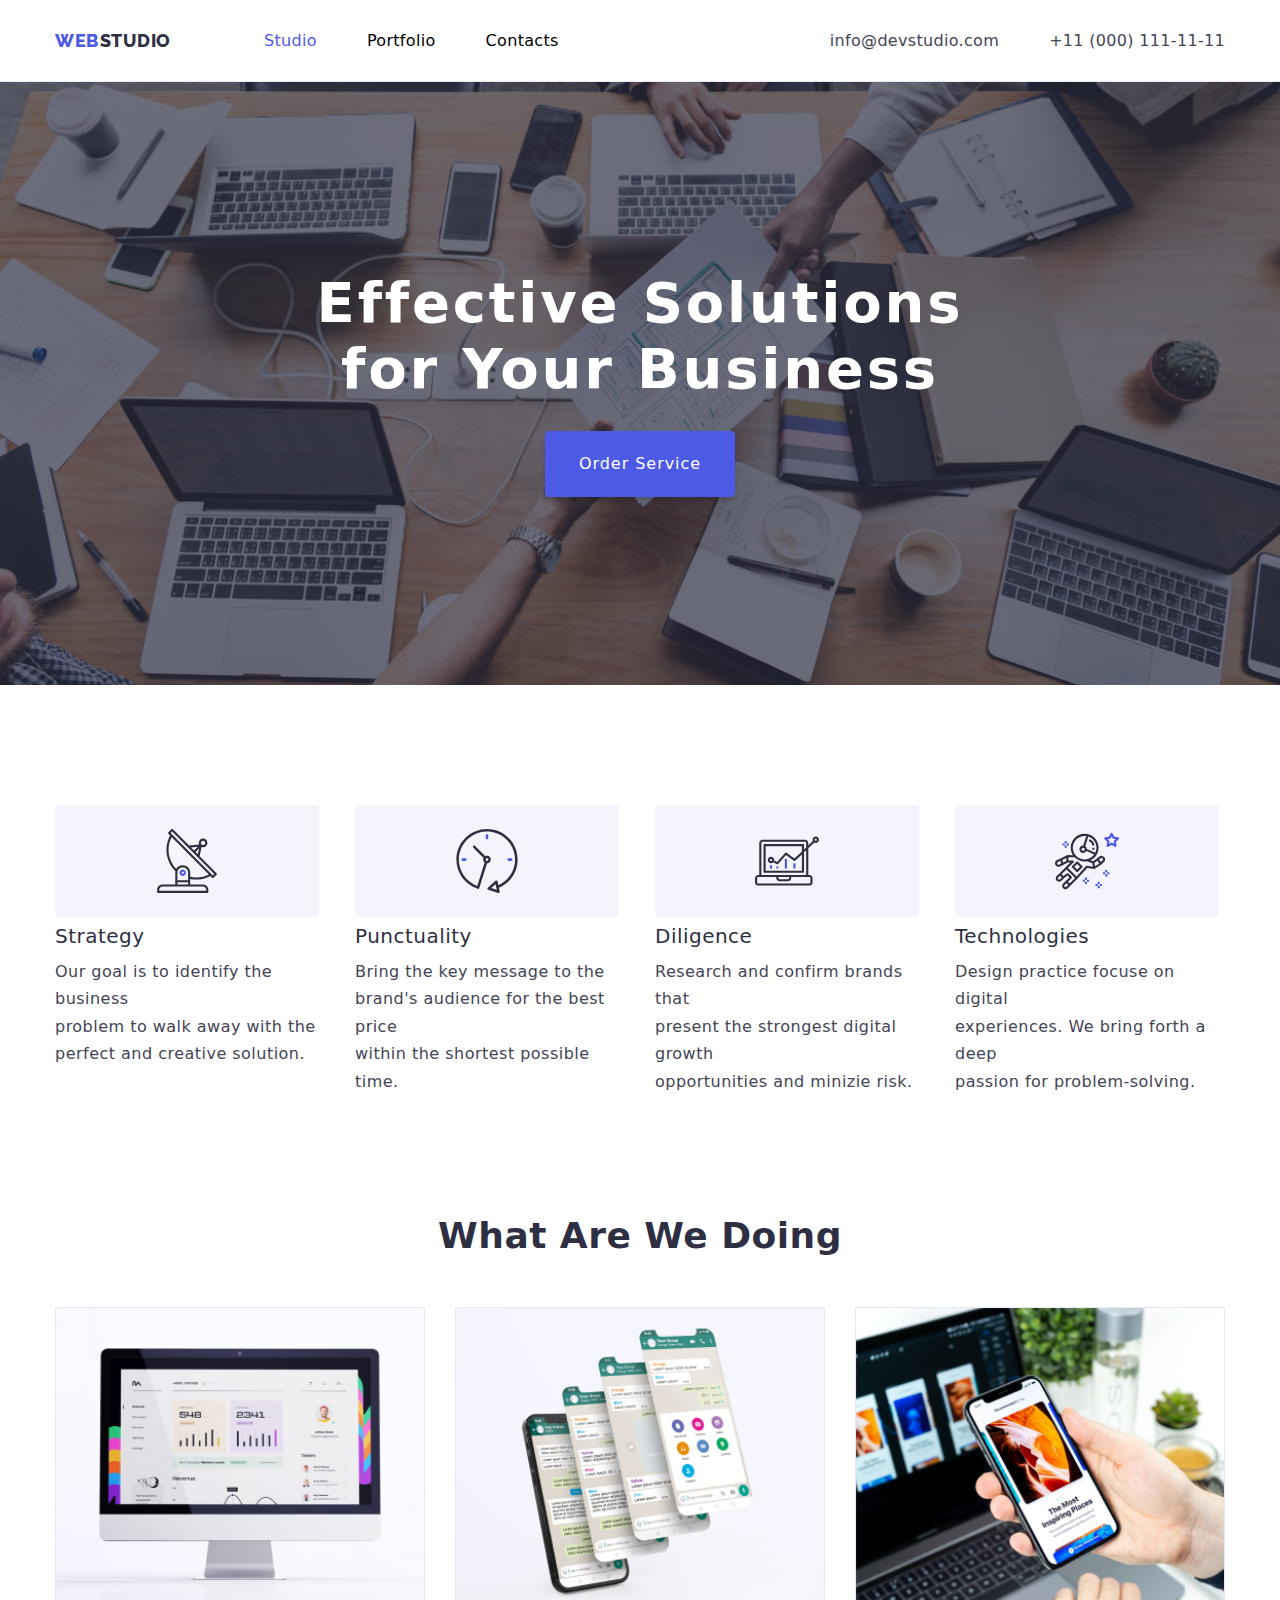
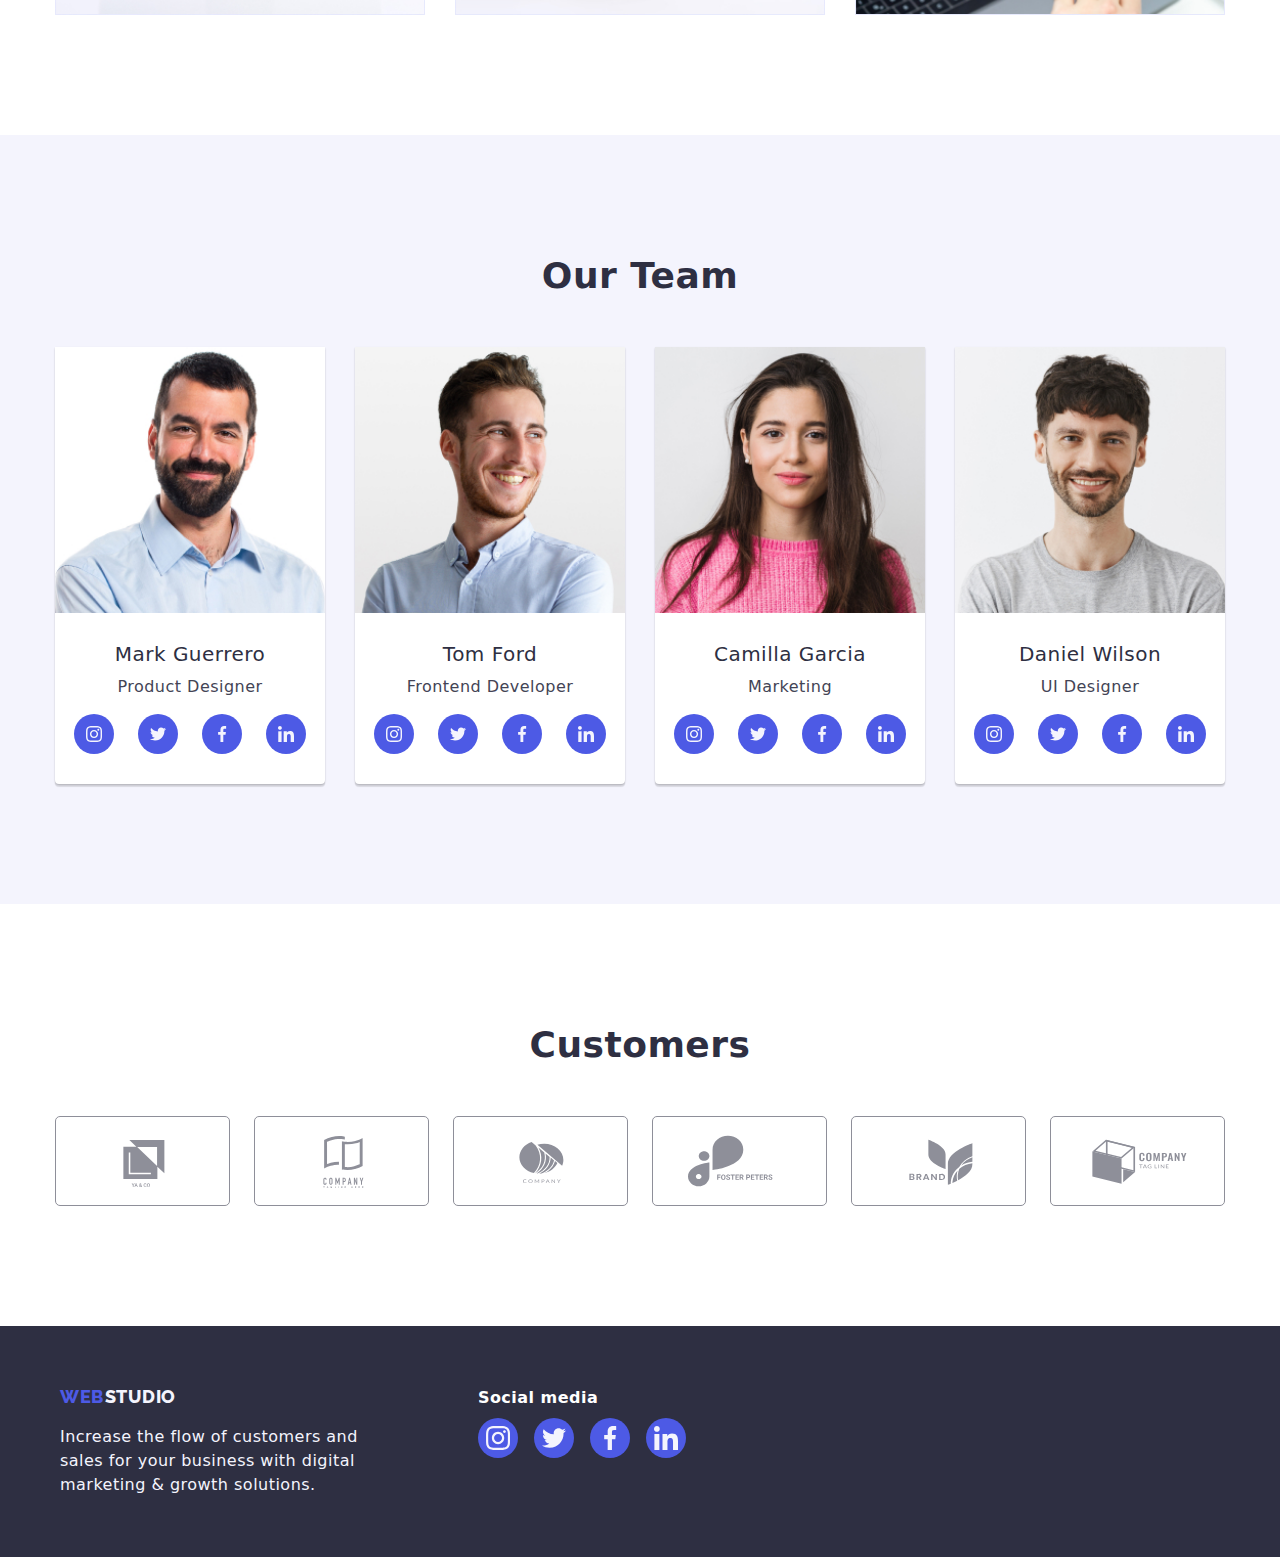
<file: index.html>
<!DOCTYPE html>
<html>
  <head>
    <meta charset="UTF-8" />
    <meta name="viewport" content="width=device-width, initial-scale=1.0" />
    <title>Studio</title>
    <link rel="stylesheet" href="./css/styles.css" />
    <link rel="preconnect" href="https://fonts.googleapis.com" />
    <link rel="preconnect" href="https://fonts.gstatic.com" crossorigin />
    <link
      href="https://fonts.googleapis.com/css2?family=Raleway:wght@800&family=Roboto:wght@400;500;700;900&display=swap "
      rel="stylesheet"
    />
    <link
      rel="stylesheet"
      href="https://cdnjs.cloudflare.com/ajax/libs/modern-normalize/2.0.0/modern-normalize.min.css"
    />
  </head>
  <body>
    <!--Header-->
    <header class="page-header">
      <div class="container menu">
        <nav class="navigation">
          <a href="./index.html" class="logo-link">
            <span class="logo">WEB</span>
            <span class="studio">STUDIO</span>
          </a>
          <ul class="nav-menu list">
            <li class="item">
              <a href="./index.html" class="page current link">Studio</a>
            </li>

            <li class="item">
              <a href="./portfolio.html" class="page link">Portfolio</a>
            </li>

            <li class="item">
              <a href="./index.html" class="page link">Contacts</a>
            </li>
          </ul>
        </nav>

        <ul class="contacts-menu list">
          <li class="item">
            <a class="contact link" href="mailto:info@devstudio.com"
              >info@devstudio.com</a
            >
          </li>

          <li class="item">
            <a class="contact link" href="tel:+110001111111"
              >+11 (000) 111-11-11</a
            >
          </li>
        </ul>
      </div>
    </header>

    <main>
      <!--Section 1-->
      <section class="hero">
        <div class="container">
          <h1 class="hero-title">
            Effective Solutions <br />
            for Your Business
          </h1>
          <button type="button" class="button primary">Order Service</button>
        </div>
      </section>

      <!--Section 2-->
      <section class="section">
        <div class="container">
          <ul class="benefits list">
            <li class="item">
              <div class="svg-box">
                <svg class="icon-svg" width="64" height="64">
                  <use href="./images/icons.svg#antenna"></use>
                </svg>
              </div>
              <h3 class="title">Strategy</h3>

              <p class="description">
                Our goal is to identify the business<br />
                problem to walk away with the<br />
                perfect and creative solution.
              </p>
            </li>

            <li class="item">
              <div class="svg-box">
                <svg lass="icon-svg" width="64" height="64">
                  <use href="./images/icons.svg#clock"></use>
                </svg>
              </div>
              <h3 class="title">Punctuality</h3>

              <p class="description">
                Bring the key message to the<br />
                brand's audience for the best price<br />
                within the shortest possible time.
              </p>
            </li>

            <li class="item">
              <div class="svg-box">
                <svg lass="icon-svg" width="64" height="64">
                  <use href="./images/icons.svg#diagram"></use>
                </svg>
              </div>
              <h3 class="title">Diligence</h3>

              <p class="description">
                Research and confirm brands that<br />
                present the strongest digital growth<br />
                opportunities and minizie risk.
              </p>
            </li>

            <li class="item">
              <div class="svg-box">
                <svg lass="icon-svg" width="64" height="64">
                  <use href="./images/icons.svg#astronaut"></use>
                </svg>
              </div>
              <h3 class="title">Technologies</h3>

              <p class="description">
                Design practice focuse on digital<br />
                experiences. We bring forth a deep<br />
                passion for problem-solving.
              </p>
            </li>
          </ul>
        </div>
      </section>

      <!--Section 3-->
      <section class="section no-top-padding">
        <div class="container">
          <h2 class="section-title">What Are We Doing</h2>
          <ul class="what-we-do list">
            <li class="item">
              <img src="./images/pc.jpg" alt="PC" width="370" height="300" />
            </li>
            <li class="item">
              <img
                src="./images/wallpaper.jpg"
                alt="Wallpaper"
                width="370"
                height="300"
              />
            </li>
            <li class="item">
              <img
                src="./images/mobile.jpg"
                alt="Mobile"
                width="370"
                height="300"
              />
            </li>
          </ul>
        </div>
      </section>

      <!--Section 4-->
      <section class="section bg-team">
        <div class="container">
          <h2 class="section-title">Our Team</h2>
          <ul class="team list">
            <li class="item">
              <img
                src="./images/img-1.jpg"
                alt="Mark"
                width="270"
                height="260"
              />
              <h3 class="name">Mark Guerrero</h3>
              <p class="position">Product Designer</p>

              <ul class="social-team list">
                <li class="icon-item">
                  <a
                    class="link"
                    href="https://instagram.com"
                    target="_blank"
                    rel="noopener noreferrer"
                    aria-label="Link to Instagram"
                  >
                    <svg class="team-social-svg" width="16" height="16">
                      <use href="./images/icons.svg#instagram"></use>
                    </svg>
                  </a>
                </li>
                <li class="icon-item">
                  <a
                    class="link"
                    href="https://twitter.com"
                    target="_blank"
                    rel="noopener noreferrer"
                    aria-label="Link to Twitter"
                  >
                    <svg class="team-social-svg" width="16" height="16">
                      <use href="./images/icons.svg#twitter"></use>
                    </svg>
                  </a>
                </li>
                <li class="icon-item">
                  <a
                    class="link"
                    href="https://facebook.com"
                    target="_blank"
                    rel="noopener noreferrer"
                    aria-label="Link to Facebook"
                  >
                    <svg class="team-social-svg" width="16" height="16">
                      <use href="./images/icons.svg#facebook"></use>
                    </svg>
                  </a>
                </li>
                <li class="icon-item">
                  <a
                    class="link"
                    href="https://linkedin.com"
                    target="_blank"
                    rel="noopener noreferrer"
                    aria-label="Link to LinkedIn"
                  >
                    <svg class="team-social-svg" width="16" height="16">
                      <use href="./images/icons.svg#linkedin"></use>
                    </svg>
                  </a>
                </li>
              </ul>
            </li>

            <li class="item">
              <img
                src="./images/img-2.jpg"
                alt="Tom"
                width="270"
                height="260"
              />
              <h3 class="name">Tom Ford</h3>
              <p class="position">Frontend Developer</p>

              <ul class="social-team list">
                <li class="icon-item">
                  <a
                    class="link"
                    href="https://instagram.com"
                    target="_blank"
                    rel="noopener noreferrer"
                    aria-label="Link to Instagram"
                  >
                    <svg class="team-social-svg" width="16" height="16">
                      <use href="./images/icons.svg#instagram"></use>
                    </svg>
                  </a>
                </li>
                <li class="icon-item">
                  <a
                    class="link"
                    href="https://twitter.com"
                    target="_blank"
                    rel="noopener noreferrer"
                    aria-label="Link to Twitter"
                  >
                    <svg class="team-social-svg" width="16" height="16">
                      <use href="./images/icons.svg#twitter"></use>
                    </svg>
                  </a>
                </li>
                <li class="icon-item">
                  <a
                    class="link"
                    href="https://facebook.com"
                    target="_blank"
                    rel="noopener noreferrer"
                    aria-label="Link to Facebook"
                  >
                    <svg class="team-social-svg" width="16" height="16">
                      <use href="./images/icons.svg#facebook"></use>
                    </svg>
                  </a>
                </li>
                <li class="icon-item">
                  <a
                    class="link"
                    href="https://linkedin.com"
                    target="_blank"
                    rel="noopener noreferrer"
                    aria-label="Link to LinkedIn"
                  >
                    <svg class="team-social-svg" width="16" height="16">
                      <use href="./images/icons.svg#linkedin"></use>
                    </svg>
                  </a>
                </li>
              </ul>
            </li>

            <li class="item">
              <img
                src="./images/img-3.jpg"
                alt="Camilla"
                width="270"
                height="260"
              />

              <h3 class="name">Camilla Garcia</h3>
              <p class="position">Marketing</p>

              <ul class="social-team list">
                <li class="icon-item">
                  <a
                    class="link"
                    href="https://instagram.com"
                    target="_blank"
                    rel="noopener noreferrer"
                    aria-label="Link to Instagram"
                  >
                    <svg class="team-social-svg" width="16" height="16">
                      <use href="./images/icons.svg#instagram"></use>
                    </svg>
                  </a>
                </li>
                <li class="icon-item">
                  <a
                    class="link"
                    href="https://twitter.com"
                    target="_blank"
                    rel="noopener noreferrer"
                    aria-label="Link to Twitter"
                  >
                    <svg class="team-social-svg" width="16" height="16">
                      <use href="./images/icons.svg#twitter"></use>
                    </svg>
                  </a>
                </li>
                <li class="icon-item">
                  <a
                    class="link"
                    href="https://facebook.com"
                    target="_blank"
                    rel="noopener noreferrer"
                    aria-label="Link to Facebook"
                  >
                    <svg class="team-social-svg" width="16" height="16">
                      <use href="./images/icons.svg#facebook"></use>
                    </svg>
                  </a>
                </li>
                <li class="icon-item">
                  <a
                    class="link"
                    href="https://linkedin.com"
                    target="_blank"
                    rel="noopener noreferrer"
                    aria-label="Link to LinkedIn"
                  >
                    <svg class="team-social-svg" width="16" height="16">
                      <use href="./images/icons.svg#linkedin"></use>
                    </svg>
                  </a>
                </li>
              </ul>
            </li>

            <li class="item">
              <img
                src="./images/img-4.jpg"
                alt="Daniel"
                width="270"
                height="260"
              />
              <h3 class="name">Daniel Wilson</h3>
              <p class="position">UI Designer</p>

              <ul class="social-team list">
                <li class="icon-item">
                  <a
                    class="link"
                    href="https://instagram.com"
                    target="_blank"
                    rel="noopener noreferrer"
                    aria-label="Link to Instagram"
                  >
                    <svg class="team-social-svg" width="16" height="16">
                      <use href="./images/icons.svg#instagram"></use>
                    </svg>
                  </a>
                </li>
                <li class="icon-item">
                  <a
                    class="link"
                    href="https://twitter.com"
                    target="_blank"
                    rel="noopener noreferrer"
                    aria-label="Link to Twitter"
                  >
                    <svg class="team-social-svg" width="16" height="16">
                      <use href="./images/icons.svg#twitter"></use>
                    </svg>
                  </a>
                </li>
                <li class="icon-item">
                  <a
                    class="link"
                    href="https://facebook.com"
                    target="_blank"
                    rel="noopener noreferrer"
                    aria-label="Link to Facebook"
                  >
                    <svg class="team-social-svg" width="16" height="16">
                      <use href="./images/icons.svg#facebook"></use>
                    </svg>
                  </a>
                </li>
                <li class="icon-item">
                  <a
                    class="link"
                    href="https://linkedin.com"
                    target="_blank"
                    rel="noopener noreferrer"
                    aria-label="Link to LinkedIn"
                  >
                    <svg class="team-social-svg" width="16" height="16">
                      <use href="./images/icons.svg#linkedin"></use>
                    </svg>
                  </a>
                </li>
              </ul>
            </li>
          </ul>
        </div>
      </section>
    </main>

    <!--Customers-->
    <section class="section">
      <div class="container">
        <h2 class="section-title">Customers</h2>
        <ul class="partners list">
          <li class="item">
            <a class="link" href="" aria-label="Client 1">
              <svg class="customers-svg" width="104" height="56">
                <use href="./images/icons.svg#customer-1"></use>
              </svg>
            </a>
          </li>

          <li class="item">
            <a class="link" href="" aria-label="Client 2">
              <svg class="customers-svg" width="104" height="56">
                <use href="./images/icons.svg#customer-2"></use>
              </svg>
            </a>
          </li>

          <li class="item">
            <a class="link" href="" aria-label="Client 3">
              <svg class="customers-svg" width="104" height="56">
                <use href="./images/icons.svg#customer-3"></use>
              </svg>
            </a>
          </li>

          <li class="item">
            <a class="link" href="" aria-label="Client 4">
              <svg class="customers-svg" width="104" height="56">
                <use href="./images/icons.svg#customer-4"></use>
              </svg>
            </a>
          </li>

          <li class="item">
            <a class="link" href="" aria-label="Client 5">
              <svg class="customers-svg" width="104" height="56">
                <use href="./images/icons.svg#customer-5"></use>
              </svg>
            </a>
          </li>
          <li class="item">
            <a class="link" href="" aria-label="Client 6">
              <svg class="customers-svg" width="104" height="56">
                <use href="./images/icons.svg#customer-6"></use>
              </svg>
            </a>
          </li>
        </ul>
      </div>
    </section>

    <!--Footer-->
    <footer class="page-footer">
      <div class="container">
        <!--Main Footer-->
        <div class="footer">
          <!--Sub Footer 1-->
          <div class="footer-address">
            <a href="./index.html" class="logo-link">
              <span class="logo">WEB</span>
              <span class="studio-footer">STUDIO</span>
            </a>

            <p class="footer-description">
              Increase the flow of customers and<br />
              sales for your business with digital<br />
              marketing & growth solutions.
            </p>
          </div>
          <!--Sub Footer 2-->
          <div class="footer-block">
            <b class="footer-heading">Social media</b>
            <ul class="social-footer list">
              <li class="icon-item">
                <a
                  href="https://instagram.com"
                  class="link"
                  target="_blank"
                  aria-label="Link to Instagram"
                >
                  <svg class="icon" width="24" height="24">
                    <use href="./images/icons.svg#instagram"></use>
                  </svg>
                </a>
              </li>

              <li class="icon-item">
                <a
                  href="https://twitter.com"
                  class="link"
                  target="_blank"
                  aria-label="Link to Twitter"
                >
                  <svg class="icon" width="24" height="24">
                    <use href="./images/icons.svg#twitter"></use>
                  </svg>
                </a>
              </li>

              <li class="icon-item">
                <a
                  href="https://facebook.com"
                  class="link"
                  target="_blank"
                  aria-label="Link to Facebook"
                >
                  <svg class="icon" width="24" height="24">
                    <use href="./images/icons.svg#facebook"></use>
                  </svg>
                </a>
              </li>

              <li class="icon-item">
                <a
                  href="https://linkedin.com"
                  class="link"
                  target="_blank"
                  aria-label="Link to LinkedIn"
                >
                  <svg class="icon" width="24" height="24">
                    <use href="./images/icons.svg#linkedin"></use>
                  </svg>
                </a>
              </li>
            </ul>
          </div>
        </div>
      </div>
    </footer>
  </body>
</html>
</file>
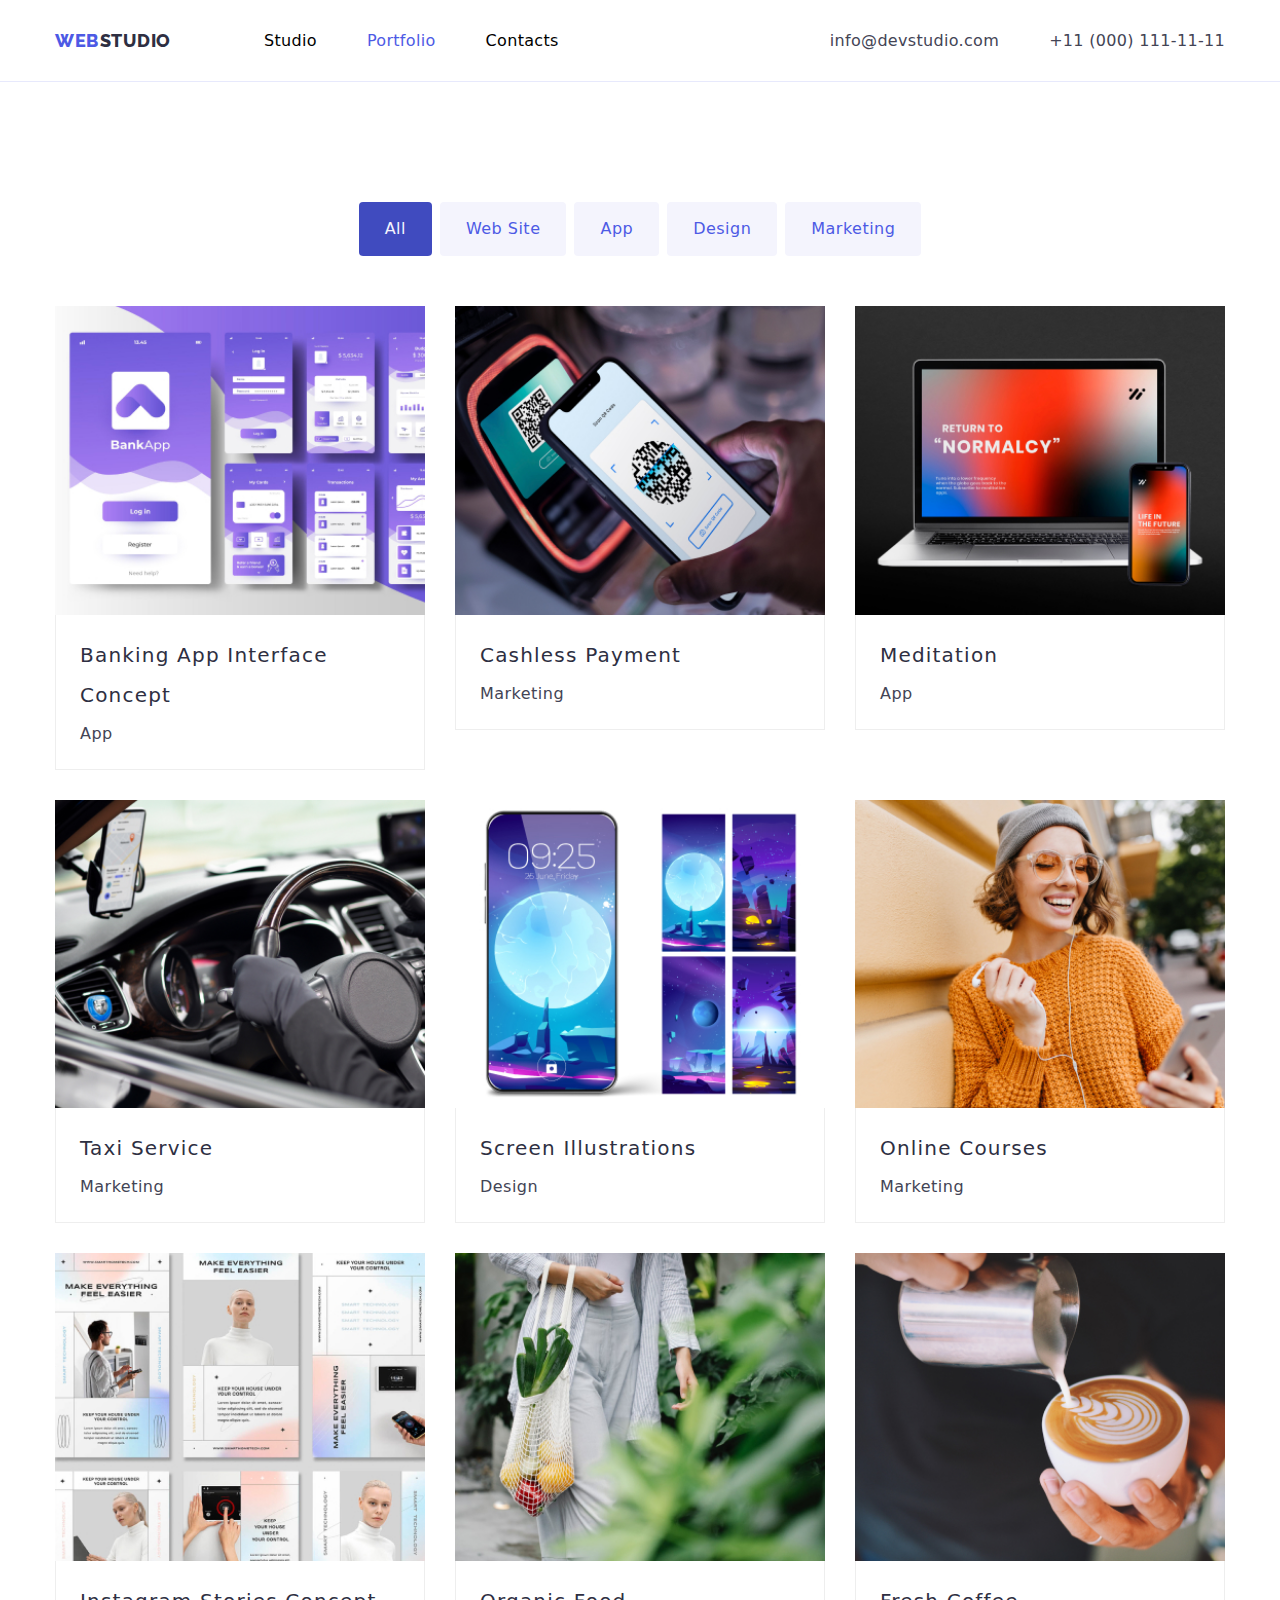
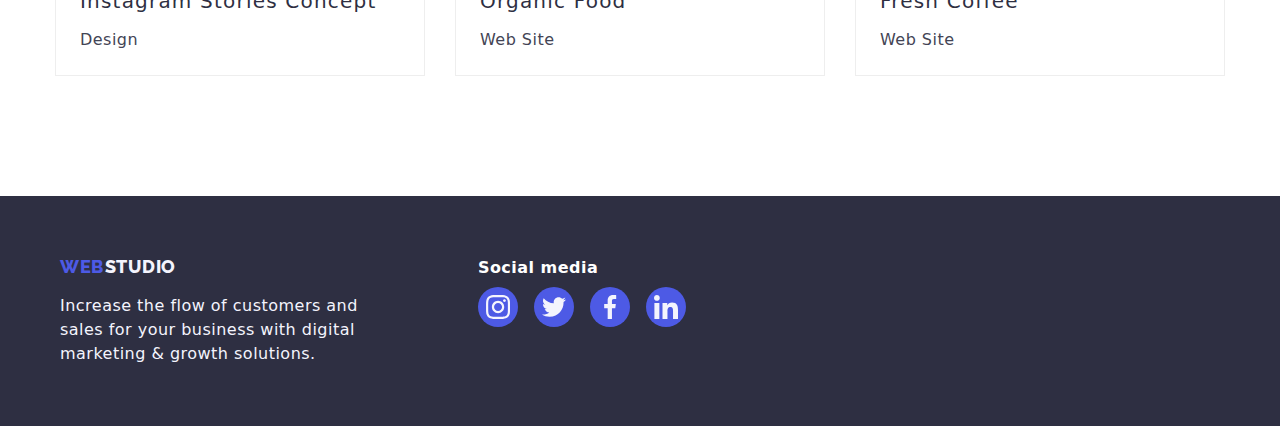
<file: portfolio.html>
<!DOCTYPE html>
<html lang="en">
  <head>
    <meta charset="UTF-8" />
    <meta name="viewport" content="width=device-width, initial-scale=1.0" />
    <title>Portfolio</title>
    <link rel="stylesheet" href="./css/styles.css" />
    <link rel="preconnect" href="https://fonts.googleapis.com" />
    <link rel="preconnect" href="https://fonts.gstatic.com" crossorigin />
    <link
      href="https://fonts.googleapis.com/css2?family=Raleway:wght@800&family=Roboto:wght@400;500;700;900&display=swap "
      rel="stylesheet"
    />
    <link
      rel="stylesheet"
      href="https://cdnjs.cloudflare.com/ajax/libs/modern-normalize/2.0.0/modern-normalize.min.css"
    />
  </head>
  <body>
    <!--Header-->
    <header class="page-header">
      <div class="container menu">
        <nav class="navigation">
          <a href="./index.html" class="logo-link">
            <span class="logo">WEB</span>
            <span class="studio">STUDIO</span>
          </a>
          <ul class="nav-menu list">
            <li class="item">
              <a href="./index.html" class="page link">Studio</a>
            </li>

            <li class="item">
              <a href="./portfolio.html" class="page current link">Portfolio</a>
            </li>

            <li class="item">
              <a href="./index.html" class="page link">Contacts</a>
            </li>
          </ul>
        </nav>

        <ul class="contacts-menu list">
          <li class="item">
            <a class="contact link" href="mailto:info@devstudio.com"
              >info@devstudio.com</a
            >
          </li>

          <li class="item">
            <a class="contact link" href="tel:+110001111111"
              >+11 (000) 111-11-11</a
            >
          </li>
        </ul>
      </div>
    </header>

    <main>
      <!--Section 1-->
      <section class="section">
        <div class="container">
          <!--Filters-->
          <ul class="filters list">
            <li class="space">
              <button type="button" class="button filter current">All</button>
            </li>
            <li class="space">
              <button type="button" class="button filter">Web Site</button>
            </li>
            <li class="space">
              <button type="button" class="button filter">App</button>
            </li>
            <li class="space">
              <button type="button" class="button filter">Design</button>
            </li>
            <li class="space">
              <button type="button" class="button filter">Marketing</button>
            </li>
          </ul>

          <!--Projects-->
          <ul class="projects list">
            <li class="project-card">
              <a href="" class="project link">
                <img
                  src="./images/banking.jpg"
                  alt="banking"
                  width="370"
                  height="300"
                />
                <div class="substrate">
                  <h2 class="name">Banking App Interface Concept</h2>
                  <p class="type">App</p>
                </div>
              </a>
            </li>

            <li class="project-card">
              <a href="" class="project link">
                <img
                  src="./images/cashless.jpg"
                  alt="cashless"
                  width="370"
                  height="300"
                />
                <div class="substrate">
                  <h2 class="name">Cashless Payment</h2>
                  <p class="type">Marketing</p>
                </div>
              </a>
            </li>

            <li class="project-card">
              <a href="" class="project link">
                <img
                  src="./images/meditation.jpg"
                  alt="meditation"
                  width="370"
                  height="300"
                />
                <div class="substrate">
                  <h2 class="name">Meditation</h2>
                  <p class="type">App</p>
                </div>
              </a>
            </li>

            <li class="project-card">
              <a href="" class="project link">
                <img
                  src="./images/taxi.jpg"
                  alt="taxi"
                  width="370"
                  height="300"
                />
                <div class="substrate">
                  <h2 class="name">Taxi Service</h2>
                  <p class="type">Marketing</p>
                </div>
              </a>
            </li>

            <li class="project-card">
              <a href="" class="project link">
                <img
                  src="./images/screen.jpg"
                  alt="screen"
                  width="370"
                  height="300"
                />
                <div class="substrate">
                  <h2 class="name">Screen Illustrations</h2>
                  <p class="type">Design</p>
                </div>
              </a>
            </li>

            <li class="project-card">
              <a href="" class="project link">
                <img
                  src="./images/online.jpg"
                  alt="online"
                  width="370"
                  height="300"
                />
                <div class="substrate">
                  <h2 class="name">Online Courses</h2>
                  <p class="type">Marketing</p>
                </div>
              </a>
            </li>

            <li class="project-card">
              <a href="" class="project link">
                <img
                  src="./images/instagram.jpg"
                  alt="instagram"
                  width="370"
                  height="300"
                />
                <div class="substrate">
                  <h2 class="name">Instagram Stories Concept</h2>
                  <p class="type">Design</p>
                </div>
              </a>
            </li>

            <li class="project-card">
              <a href="" class="project link">
                <img
                  src="./images/organic.jpg"
                  alt="organic"
                  width="370"
                  height="300"
                />
                <div class="substrate">
                  <h2 class="name">Organic Food</h2>
                  <p class="type">Web Site</p>
                </div>
              </a>
            </li>

            <li class="project-card">
              <a href="" class="project link">
                <img
                  src="./images/coffee.jpg"
                  alt="coffee"
                  width="370"
                  height="300"
                />
                <div class="substrate">
                  <h2 class="name">Fresh Coffee</h2>
                  <p class="type">Web Site</p>
                </div>
              </a>
            </li>
          </ul>
        </div>
      </section>
    </main>

    <!--Footer-->
    <footer class="page-footer">
      <div class="container">
        <!--Main Footer-->
        <div class="footer">
          <!--Sub Footer 1-->
          <div class="footer-address">
            <a href="./index.html" class="logo-link">
              <span class="logo">WEB</span>
              <span class="studio-footer">STUDIO</span>
            </a>

            <p class="footer-description">
              Increase the flow of customers and<br />
              sales for your business with digital<br />
              marketing & growth solutions.
            </p>
          </div>
          <!--Sub Footer  2-->
          <div class="footer-block">
            <b class="footer-heading">Social media</b>
            <ul class="social-footer list">
              <li class="icon-item">
                <a
                  href="https://instagram.com"
                  class="link"
                  target="_blank"
                  aria-label="Link to Instagram"
                >
                  <svg class="icon" width="24" height="24">
                    <use href="./images/icons.svg#instagram"></use>
                  </svg>
                </a>
              </li>

              <li class="icon-item">
                <a
                  href="https://twitter.com"
                  class="link"
                  target="_blank"
                  aria-label="Link to Twitter"
                >
                  <svg class="icon" width="24" height="24">
                    <use href="./images/icons.svg#twitter"></use>
                  </svg>
                </a>
              </li>

              <li class="icon-item">
                <a
                  href="https://facebook.com"
                  class="link"
                  target="_blank"
                  aria-label="Link to Facebook"
                >
                  <svg class="icon" width="24" height="24">
                    <use href="./images/icons.svg#facebook"></use>
                  </svg>
                </a>
              </li>

              <li class="icon-item">
                <a
                  href="https://linkedin.com"
                  class="link"
                  target="_blank"
                  aria-label="Link to LinkedIn"
                >
                  <svg class="icon" width="24" height="24">
                    <use href="./images/icons.svg#linkedin"></use>
                  </svg>
                </a>
              </li>
            </ul>
          </div>
        </div>
      </div>
    </footer>
  </body>
</html>
</file>
<file: css/styles.css>
:root {
  --iriscolor: #4d5ae5;
  --navyblue: #2e2f42;
  --navcolor: black;
  --oceancolor: #404bbf;
  --whitecolor: white;
  --slatecolor: #434455;
  --cloud: #f4f4fd;
  --cornflower: #e7e9fc;
  --green: #31d0aa;
}

h1,
h2,
h3,
h4,
h5,
h6,
p {
  margin: 0;
}

html {
  box-sizing: border-box;
}

*,
*::after,
*::before {
  box-sizing: inherit;
}

img {
  display: block;
  max-width: 100%;
  height: auto;
}

body {
  font-family: "Roboto", sans-serif;
  font-size: 16px;
  letter-spacing: 0.03em;
  color: var(--slatecolor);
  background-color: var(--whitecolor);
}

link {
  text-decoration: none;
  color: inherit;
}

.list {
  list-style-type: none;
  margin: 0;
  padding: 0;
}

.section {
  padding: 120px 0;
}

.section.no-top-padding {
  padding-top: 0;
}

.container {
  margin: 0 auto;
  width: 1200px;
  padding: 0 15px;
}

.menu,
.navigation,
.nav-menu,
.contacts-menu {
  display: flex;
  align-items: center;
}

.logo-link {
  text-decoration: none;
  font-family: "Raleway", sans-serif;
  font-size: 0;
  font-weight: 800;
}

.logo-link > span {
  font-size: 18px;
  line-height: 1.17;
  letter-spacing: 0.04em;
}

.button {
  border-color: transparent;
  font-family: inherit;
  cursor: pointer;
  border-radius: 4px;
  font-size: 16px;
  letter-spacing: 0.03em;
}

.button.primary {
  color: var(--whitecolor);
  background-color: var(--iriscolor);
  line-height: 1.87;
  letter-spacing: 0.06em;
  padding: 16px 32px;
  font-weight: 500;
  box-shadow: 0px 4px 4px rgba(0, 0, 0, 0.15);
}

.link {
  text-decoration: none;
  color: var(--navyblue);
}

.project .name {
  font-size: 20px;
  font-weight: 500;
  line-height: 2;
  letter-spacing: 0.06em;
  color: var(--navyblue);
  margin-bottom: 4px;
}

.project .type {
  color: var(--slatecolor);
  font-weight: 400;
  line-height: 1.87;
  font-size: 16px;
}

.logo {
  color: var(--iriscolor);
}

.studio {
  color: var(--navyblue);
}

.nav-menu .page,
.contacts-menu .contact {
  color: var(--navcolor);
  text-decoration: none;
  font-weight: 500;
  font-size: 16px;
  line-height: 1.15;
  letter-spacing: 0.02em;
  display: block;
  padding-top: 32px;
  padding-bottom: 31px;
}

.page-header {
  border-bottom: 1px solid var(--cornflower);
}

.nav-menu {
  margin-left: 93px;
}

.contacts-menu {
  margin-left: auto;
}

.nav-menu .item:not(:last-child),
.contacts-menu .item:not(:last-child) {
  margin-right: 50px;
}

.what-we-do {
  display: flex;
  flex-wrap: wrap;
  margin-left: -30px;
  margin-top: -30px;
}

.what-we-do .item {
  flex-basis: calc(100% / 3 - 30px);
  margin-left: 30px;
  margin-top: 30px;
}

.projects {
  display: flex;
  flex-wrap: wrap;
  margin-left: -30px;
  margin-top: -30px;
}

.project-card {
  flex-basis: calc(100% / 3 - 30px);
  margin-left: 30px;
  margin-top: 30px;
}

.project-card:hover {
  box-shadow: 0px 2px 1px 0px rgba(46, 47, 66, 0.08), 0px 1px 1px 0px rgba(46, 47, 66, 0.16), 0px 1px 6px 0px rgba(46, 47, 66, 0.08);
}

.filters {
  display: flex;

  justify-content: center;
  margin-bottom: 50px;
}

.filters .space + .space {
  margin-left: 8px;
}

.nav-menu .page:hover,
.nav-menu .page:focus,
.nav-menu .page.current,
.contacts-menu .contact:hover,
.contacts-menu .contact:focus {
  color: var(--iriscolor);
}

.contacts-menu .contact {
  color: var(--slatecolor);
  text-decoration: none;
  font-weight: 400;
  font-size: 16px;
  line-height: 1.15;
  letter-spacing: 0.02em;
}

.hero {
  background: var(--navyblue);
}
.bg-team {
  background-color: var(--cloud);
}

.hero {
  padding: 200px 0;
  text-align: center;
}

.hero {
  padding-top: 188px;
  padding-bottom: 188px;
  background-image: linear-gradient(
      to right,
      rgba(46, 47, 66, 0.7),
      rgba(46, 47, 66, 0.7)
    ),
    url(../images/herobg.png);
  background-repeat: no-repeat;
  background-position: center;
  background-size: cover;
}

.hero-title {
  color: var(--whitecolor);
  font-size: 56px;
  font-weight: 700;
  line-height: 1.17;
  text-align: center;
  letter-spacing: 0.05em;
  margin-bottom: 30px;
}

.button.filter {
  background-color: var(--cloud);
  color: var(--iriscolor);
  font-weight: 500;
  line-height: 1.62;
  padding: 12px 24px;
}

.button.filter:hover,
.button.filter:focus,
.button.filter.current {
  background-color: var(--oceancolor);
  color: var(--cloud);
  box-shadow: 0px 3px 1px rgba(0, 0, 0, 0.1),
    0px 1px 2px rgba(0, 0, 0, 0.08) rgba(0, 0, 0, 0.12);
}

.button.primary:hover,
.button.primary:focus {
  background-color: var(--oceancolor);
  font-weight: 500;
  box-shadow: 0px 2px 2px 0px rgba(0, 0, 0, 0.12),
    0px 2px 1px 0px rgba(0, 0, 0, 0.08), 0px 3px 1px 0px rgba(0, 0, 0, 0.1);
}

.benefits {
  display: flex;
  flex-wrap: wrap;
  margin-left: -30px;
  margin-top: -30px;
}

.benefits .item {
  flex-basis: calc(100% / 4 - 30px);
  margin-left: 30px;
  margin-top: 30px;
}

.benefits .title {
  font-size: 20px;
  font-weight: 500;
  color: var(--navyblue);
  line-height: 1.14;
  margin-bottom: 10px;
}

.benefits .description {
  font-weight: 400;
  font-size: 16px;
  line-height: 1.71;
  color: var(--slatecolor);
}

.section-title {
  color: var(--navyblue);
  font-size: 36px;
  font-weight: 700;
  line-height: 1.17;
  text-align: center;
  margin-bottom: 50px;
}

.svg-box {
  width: 264px;
  height: 112px;
  background-color: var(--cloud);
  display: flex;
  justify-content: center;
  align-items: center;
  border-radius: 4px;
  margin-bottom: 8px;
}

.team .name,
.team .position {
  line-height: 1.19;
  text-align: center;
}

.team .name {
  font-size: 20px;
  font-weight: 500;
  color: var(--navyblue);
  padding-top: 30px;
  padding-bottom: 10px;
}

.team .position {
  color: var(--slatecolor);
  font-size: 16px;
  font-weight: 400;
}

.substrate {
  background-color: var(--whitecolor);
  padding: 20px 24px;
  border: 1px solid #eeeeee;
  border-top: 0;
}

.team {
  display: flex;
  flex-wrap: wrap;
  margin-left: -30px;
  margin-top: -30px;
}

.team .item {
  flex-basis: calc(100% / 4 - 30px);
  margin-left: 30px;
  margin-top: 30px;
  border-radius: 0px 0px 4px 4px;
  padding-bottom: 30px;
  background-color: var(--whitecolor);
  box-shadow: 0px 3px 1px rgba(0, 0, 0, 0.1), 0px 1px 2px rgba(0, 0, 0, 0.08),
    0px 1px 2px rgba(0, 0, 0, 0.12);
}

.social-team {
  padding-top: 10px;
  display: flex;
  justify-content: center;
  gap: 24px;
  margin-top: 8px;
}

.social-team .link {
  width: 100%;
  height: 100%;
  border-radius: 50%;
  display: flex;
  align-items: center;
  justify-content: center;
  background-color: var(--iriscolor);
  color: var(--cloud);
}

.team-social-link:hover,
.team-social-link:focus {
  background-color: var(--oceancolor);
}

.team-social-svg {
  fill: currentColor;
}

.icon-item {
  width: 40px;
  height: 40px;
}

.partners {
  display: flex;
  gap: 24px;
}

.customers-item {
  width: 168px;
  height: 88px;
}

.partners .item {
  width: calc(100% - 150% / 6);
  height: 90px;
}

.partners .link {
  width: 100%;
  height: 100%;
  border: 1px solid #8e8f99;
  border-radius: 5px;
  display: flex;
  justify-content: center;
  align-items: center;
  color: #8e8f99;
}

.partners .link:hover,
.partners .link:focus {
  color: var(--oceancolor);
  border-color: var(--oceancolor);
}

.social-team .link:hover,
.social-team .link:focus {
  background-color: var(--oceancolor);
}

.customers-svg {
  fill: currentColor;
}

.page-footer {
  padding: 60px 0 60px 60px;
  background-color: var(--navyblue);
}

.studio-footer {
  color: var(--cloud);
}

.footer-description {
  color: var(--cloud);
  font-size: 16px;
  font-weight: 400;
  line-height: 1.5;
  padding-top: 17px;
}

.footer-block {
  margin-left: 120px;
}

.footer-heading {
  color: var(--whitecolor);
}

.social-footer {
  padding-top: 10px;
  display: flex;
  justify-content: flex-start;
  gap: 16px;
}

.social-footer .link {
  display: flex;
  width: 100%;
  height: 100%;
  background-color: var(--iriscolor);
  border-radius: 50%;
  align-items: center;
  justify-content: center;
  color: var(--cloud);
}

.social-footer .icon {
  fill: currentColor;
}

.footer {
  display: flex;
  flex-wrap: wrap;
  margin-top: -12px;
  margin-left: -50px;
  align-items: baseline;
}

.footer-address {
  margin-top: 12px;
  margin-left: 25px;
}

.social-footer .link:hover,
.social-footer .link:focus {
  background-color: var(--green);
}

.footer-svg {
  fill: var(--cloud);
}
</file>
